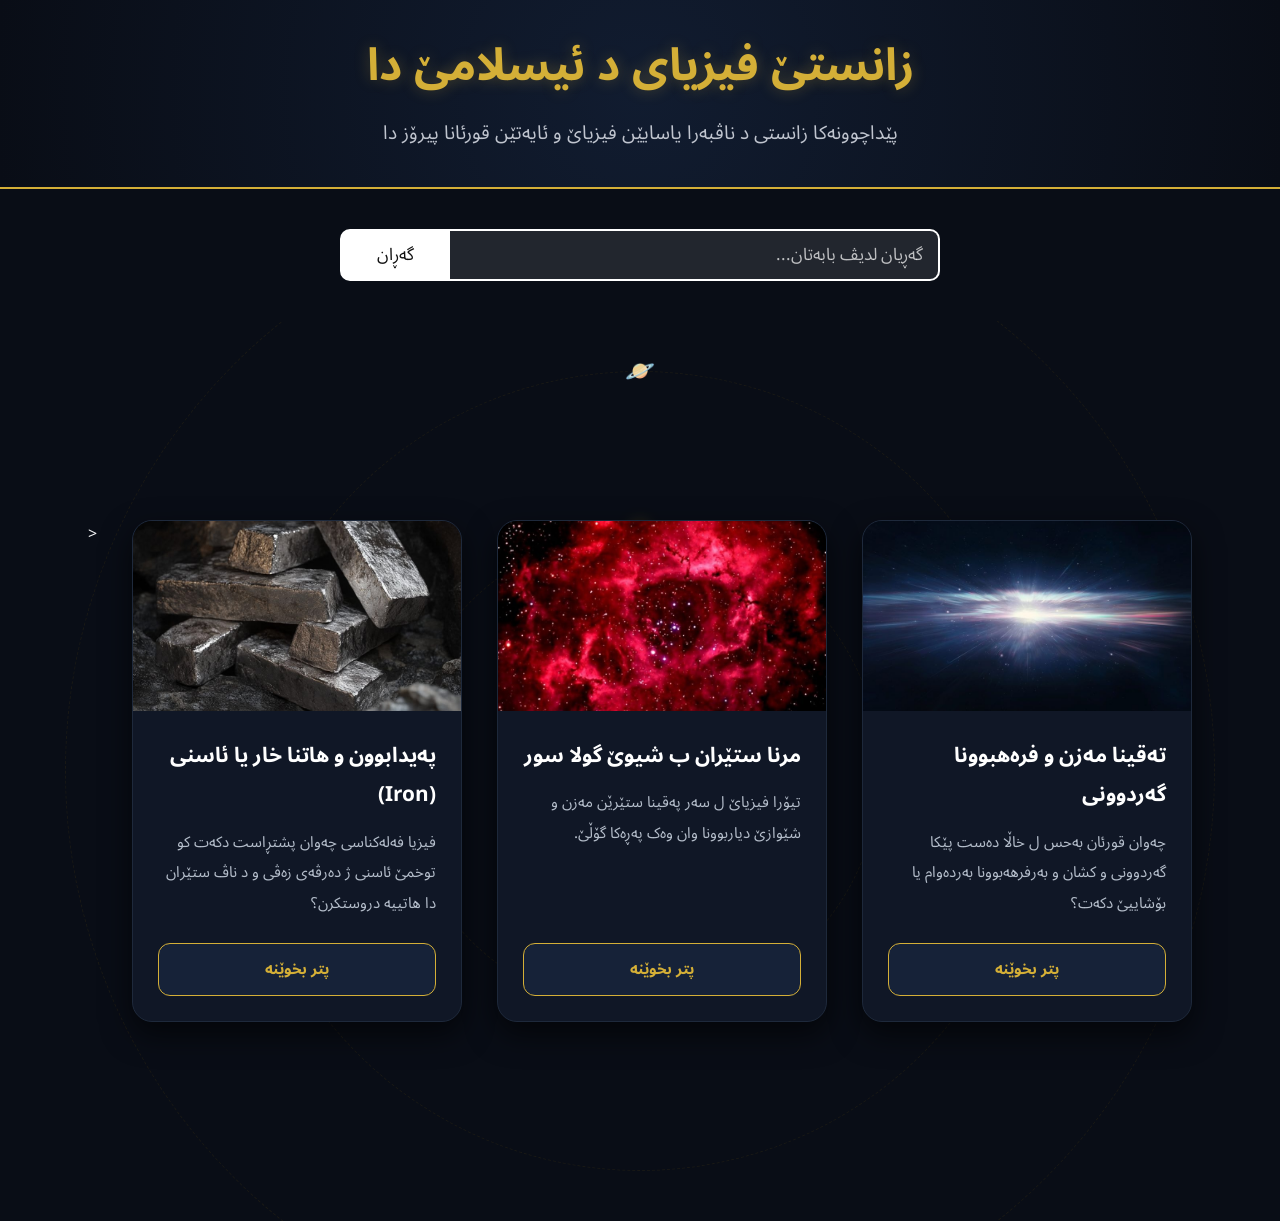
<file: index.html>
<!DOCTYPE html>
<html lang="ku" dir="rtl">
<head>

    <meta name="google-site-verification" content="0ibyKUi4YX2CiPbNqP6ogkcXbE5v3aJw5EBxbP2v6uo" />

    <meta name="keywords" content="ئیسلام و فیزیا, سەیف, زانست, islam, physics, saif.o.ibrahim">

    <meta name="description" content="ئیسلام و فیزیا">

    <meta name="author" content="Saif.o.ibrahim">

    <meta charset="UTF-8">

    <meta name="viewport" content="width=device-width, initial-scale=1.0">

    <title>زانستێ فیزیای د ئیسلامێ دا</title>

    <!-- Kurdish / Arabic Font -->
    <link rel="preconnect" href="https://fonts.googleapis.com">
    <link rel="preconnect" href="https://fonts.gstatic.com" crossorigin>

    <link href="https://fonts.googleapis.com/css2?family=Noto+Sans+Arabic:wght@400;500;600;700;800&display=swap" rel="stylesheet">

    <link rel="stylesheet" href="style.css">

    <script src="javascript.js" defer></script>

</head>

<body>

    <!-- HERO SECTION -->

    <div class="hero-section">

        <h1>زانستێ فیزیای د ئیسلامێ دا</h1>

        <p>
            پێداچوونەکا زانستی د ناڤبەرا یاسایێن فیزیاێ و
            ئایەتێن قورئانا پیرۆز دا
        </p>

    </div>


    <!-- SEARCH -->

    <div class="search-box">

        <input
            type="search"
            id="searchInput"
            placeholder="گەڕیان لدیڤ بابەتان..."
            autocomplete="off"
        >

        <button id="searchBtn">
            گەڕان
        </button>

        <div id="searchResults"></div>

    </div>


    <!-- SPACE SECTION -->

    <section class="space-section">

        <!-- ORBITS -->

        <div class="space-orbits">

            <div class="orbit-ring ring-1">
                <span class="planet">⚛</span>
            </div>

            <div class="orbit-ring ring-2">
                <span class="planet">🪐</span>
            </div>

            <div class="orbit-ring ring-3">
                <span class="planet">🌍</span>
            </div>

        </div>


        <!-- COSMOS CARDS -->

        <div class="cosmos-container">


            <!-- CARD 1 -->

            <div class="cosmos-card">

                <img
                    src="images/a.jpg"
                    alt="تەقینا مەزن"
                    class="card-img-element"
                >

                <div class="card-content">

                    <h3>
                        تەقینا مەزن و فرەهبوونا گەردوونی
                    </h3>

                    <p>
                        چەوان قورئان بەحس ل خاڵا دەست پێکا گەردوونی
                        و کشان و بەرفرهەبوونا بەردەوام یا بۆشاییێ دکەت؟
                    </p>

                    <a href="bigbang.html" class="read-btn">
                        پتر بخوێنە
                    </a>

                </div>

            </div>


            <!-- CARD 2 -->

            <div class="cosmos-card">

                <img
                    src="images/b.jpg"
                    alt="سوپەرنۆڤا"
                    class="card-img-element"
                >

                <div class="card-content">

                    <h3>
                        مرنا ستێران ب شیوێ گولا سور
                    </h3>

                    <p>
                        تیۆرا فیزیاێ ل سەر پەقینا ستێرێن مەزن
                        و شێوازێ دیاربوونا وان وەک پەڕەکا گۆڵێ.
                    </p>

                    <a href="supernova.html" class="read-btn">
                        پتر بخوێنە
                    </a>

                </div>

            </div>


            <!-- CARD 3 -->

            <div class="cosmos-card">

                <img
                    src="images/g.jpg"
                    alt="هاتنا ئاسنی ژ فەزای"
                    class="card-img-element"
                >

                <div class="card-content">

                    <h3>
                        پەیدابوون و هاتنا خار یا ئاسنی (Iron)
                    </h3>

                    <p>
                        فیزیا فەلەکناسی چەوان پشتڕاست دکەت کو توخمێ ئاسنی
                        ژ دەرڤەی زەڤی و د ناڤ ستێران دا هاتییە دروستکرن؟
                    </p>

                    <a href="iron.html" class="read-btn">
                        پتر بخوێنە
                    </a>

                </div>

            </div>


            <!-- CARD 4 -->

            <
            </div>


        </div>

    </section>

</body>
</html>
</file>
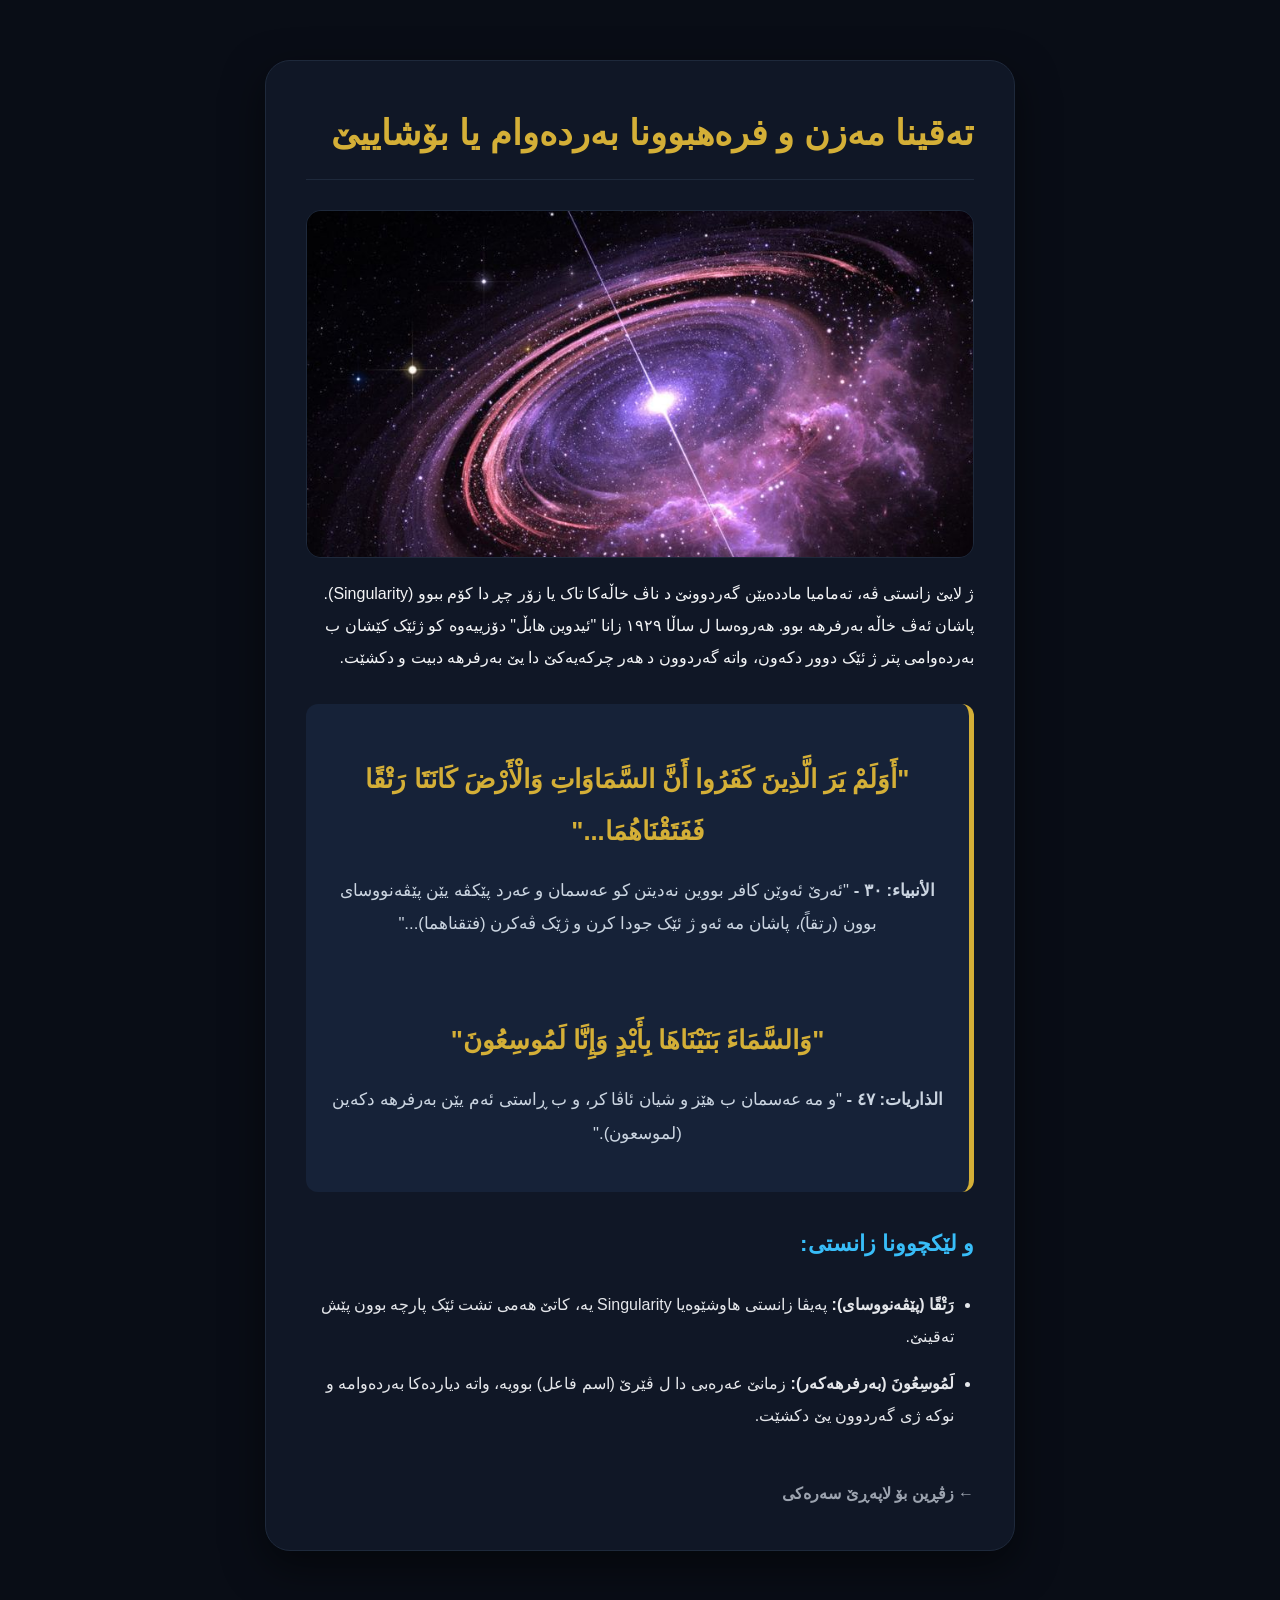
<file: bigbang.html>
<!DOCTYPE html>
<html lang="ku" dir="rtl">
<head>
    <meta charset="UTF-8">
    <title>تەقینا مەزن و فرەهبوونا گەردوونێ</title>
    <link rel="stylesheet" href="style.css">
</head>
<body>
    <div class="article-container">
        <h2>تەقینا مەزن و فرەهبوونا بەردەوام یا بۆشاییێ</h2>
        
        <img src="images/d.jpg" alt="کشانا گەردوونێ" class="article-img">

        <p>
            ژ لایێ زانستی ڤە، تەمامیا ماددەیێن گەردوونێ د ناڤ خاڵەکا تاک یا زۆر چڕ دا کۆم ببوو (Singularity). پاشان ئەڤ خاڵە بەرفرهە بوو. هەروەسا ل ساڵا ١٩٢٩ زانا "ئیدوین هابڵ" دۆزییەوە کو ژئێک کێشان ب بەردەوامی پتر ژ ئێک دوور دکەون، واتە گەردوون د هەر چرکەیەکێ دا یێ بەرفرهە دبیت و دکشێت.
        </p>

        <div class="quran-box">
            <p class="arabic-verse">"أَوَلَمْ يَرَ الَّذِينَ كَفَرُوا أَنَّ السَّمَاوَاتِ وَالْأَرْضَ كَانَتَا رَتْقًا فَفَتَقْنَاهُمَا..."</p>
            <p class="kurdish-translation"><strong>الأنبياء: ٣٠ - </strong>"ئەرێ ئەوێن کافر بووین نەدیتن کو عەسمان و عەرد پێکڤە یێن پێڤەنووسای بوون (رتقاً)، پاشان مە ئەو ژ ئێک جودا کرن و ژێک ڤەکرن (فتقناهما)..."</p>
            <br>
            <p class="arabic-verse">"وَالسَّمَاءَ بَنَيْنَاهَا بِأَيْدٍ وَإِنَّا لَمُوسِعُونَ"</p>
            <p class="kurdish-translation"><strong>الذاريات: ٤٧ - </strong>"و مە عەسمان ب هێز و شیان ئاڤا کر، و ب ڕاستی ئەم یێن بەرفرهە دکەین (لموسعون)."</p>
        </div>

        <div class="explanation-section">
            <h3> و لێکچوونا زانستی:</h3>
            <ul>
                <li><strong>رَتْقًا (پێڤەنووسای):</strong> پەیڤا زانستی هاوشێوەیا Singularity یە، کاتێ هەمی تشت ئێک پارچە بوون پێش تەقینێ.</li>
                <li><strong>لَمُوسِعُونَ (بەرفرهەکەر):</strong>  زمانێ عەرەبی دا ل ڤێرێ (اسم فاعل) بوویە، واتە دیاردەکا بەردەوامە و نوکە ژی گەردوون یێ دکشێت.</li>
            </ul>
        </div>
        <a href="index.html" class="back-link">← زڤڕین بۆ لاپەڕێ سەرەکی</a>
        
        
</div>
    </div>
</body>
</html>
</file>
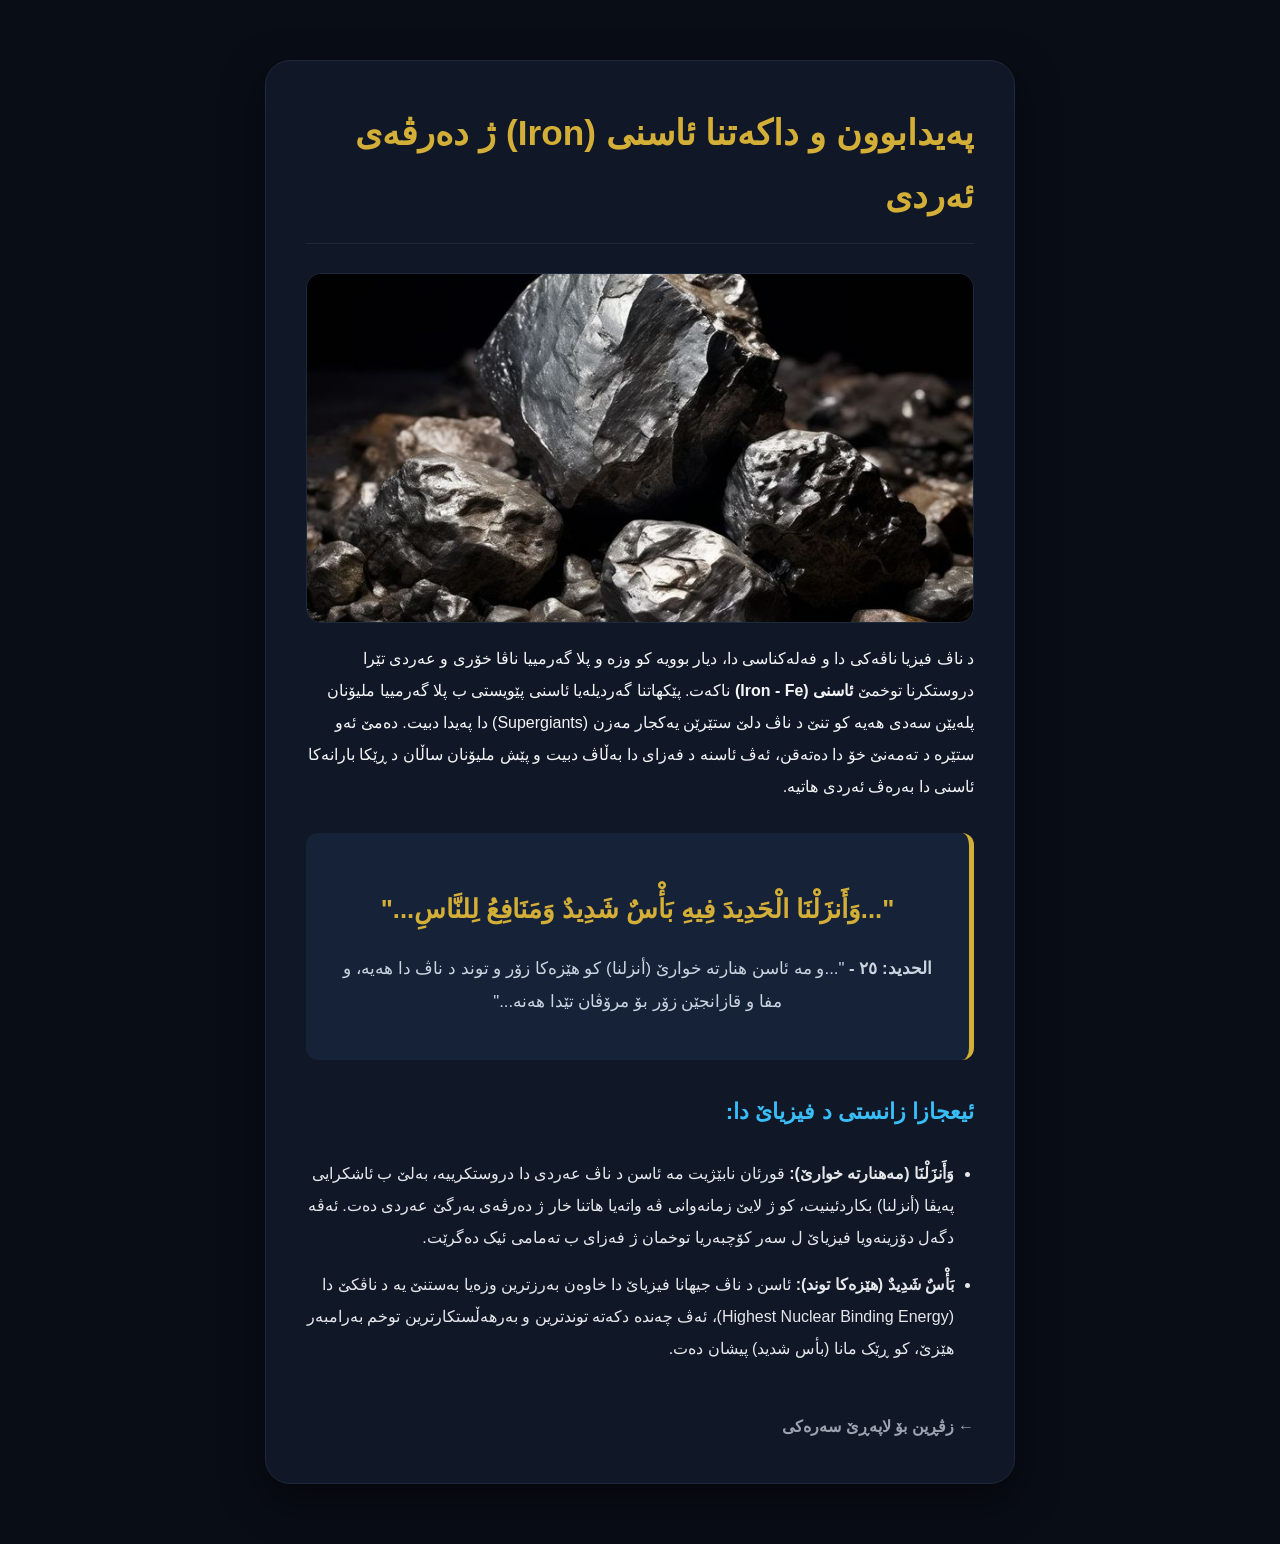
<file: iron.html>
<!DOCTYPE html>
<html lang="ku" dir="rtl">
<head>
    <meta charset="UTF-8">
    <title>داکەتنا ئاسنی ژ دەرڤەی ئەردی</title>
    <link rel="stylesheet" href="style.css">
</head>
<body>
    <div class="article-container">
        <h2>پەیدابوون و داکەتنا ئاسنی (Iron) ژ دەرڤەی ئەردی</h2>
        
        <img src="images/h.jpg" alt="داکەتنا ئاسنی ژ فەزای" class="article-img">

        <p>
            د ناڤ فیزیا ناڤەکی دا و فەلەکناسی دا، دیار بوویە کو وزە و پلا گەرمییا ناڤا  خۆری و عەردی تێرا دروستکرنا توخمێ <strong>ئاسنی (Iron - Fe)</strong> ناکەت. پێکهاتنا گەردیلەیا ئاسنی پێویستی ب پلا گەرمییا ملیۆنان پلەیێن سەدی هەیە کو تنێ د ناڤ دلێ ستێرێن یەکجار مەزن (Supergiants) دا پەیدا دبیت. دەمێ ئەو ستێرە د تەمەنێ خۆ دا دەتەقن، ئەڤ ئاسنە د فەزای دا بەڵاڤ دبیت و پێش ملیۆنان ساڵان د ڕێکا بارانەکا  ئاسنی دا بەرەڤ ئەردی هاتیە.
        </p>

        <div class="quran-box">
            <p class="arabic-verse">"...وَأَنزَلْنَا الْحَدِیدَ فِیهِ بَأْسٌ شَدِیدٌ وَمَنَافِعُ لِلنَّاسِ..."</p>
            <p class="kurdish-translation"><strong>الحديد: ٢٥ - </strong>"...و مە ئاسن هنارتە خوارێ (أنزلنا) کو هێزەکا زۆر و توند د ناڤ دا هەیە، و مفا و قازانجێن زۆر بۆ مرۆڤان تێدا هەنە..."</p>
        </div>

        <div class="explanation-section">
            <h3> ئیعجازا زانستی د فیزیاێ دا:</h3>
            <ul>
                <li><strong>وَأَنزَلْنَا (مەهنارتە خوارێ):</strong> قورئان نابێژیت مە ئاسن د ناڤ عەردی دا دروستکرییه، بەلێ ب ئاشکرایی پەیڤا (أنزلنا) بکاردئینیت، کو ژ لایێ زمانەوانی ڤە واتەیا هاتنا خار ژ دەرڤەی بەرگێ عەردی دەت. ئەڤە دگەل دۆزینەویا فیزیاێ ل سەر کۆچبەریا توخمان ژ فەزای ب تەمامی ئیک دەگرێت.</li>
                <li><strong>بَأْسٌ شَدِیدٌ (هێزەکا توند):</strong> ئاسن د ناڤ جیهانا فیزیاێ دا خاوەن بەرزترین وزەیا بەستنێ یە د ناڤکێ دا (Highest Nuclear Binding Energy)، ئەڤ چەندە دکەتە توندترین و بەرهەڵستکارترین توخم بەرامبەر هێزێ، کو ڕێک مانا (بأس شديد) پیشان دەت.</li>
            </ul>
        </div>
        
        <a href="index.html" class="back-link">← زڤڕین بۆ لاپەڕێ سەرەکی</a>
    </div>
</body>
</html>
</file>
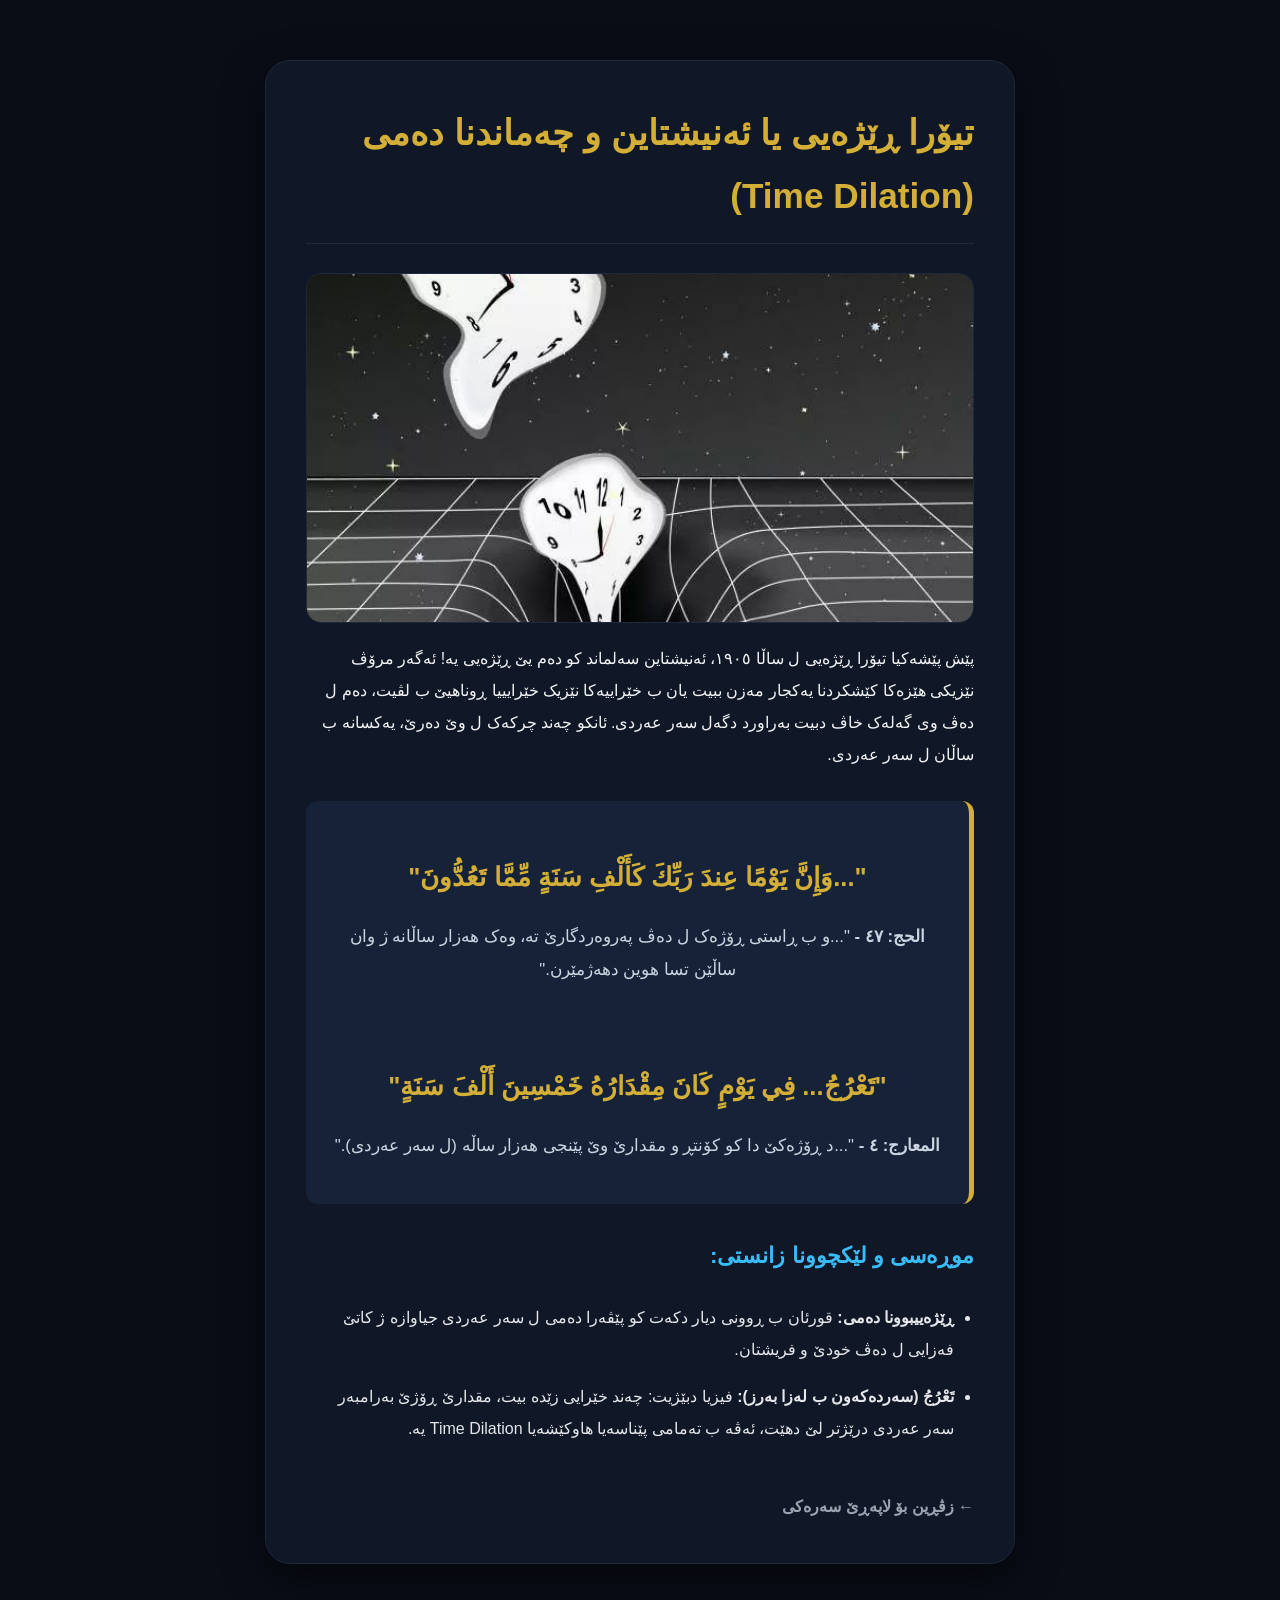
<file: relativity.html>
<!DOCTYPE html>
<html lang="ku" dir="rtl">
<head>
    <meta charset="UTF-8">
    <title>تیۆرا ڕێژەیی و چەماندنا دەمی</title>
    <link rel="stylesheet" href="style.css">
</head>
<body>
    <div class="article-container">
        <h2>تیۆرا ڕێژەیی یا ئەنیشتاین و چەماندنا دەمی (Time Dilation)</h2>
        
        <img src="images/f.jpg" alt="چەماندنا دەمی" class="article-img">

        <p>
            پێش پێشەکیا تیۆرا ڕێژەیی ل ساڵا ١٩٠٥، ئەنیشتاین سەلماند کو دەم یێ ڕێژەیی یە! ئەگەر مرۆڤ نێزیکی هێزەکا کێشکردنا یەکجار مەزن ببیت یان ب خێراییەکا نێزیک خێرایییا ڕوناهیێ ب لڤیت، دەم ل دەڤ وی گەلەک خاڤ دبیت بەراورد دگەل سەر عەردی. ئانکو چەند چرکەک ل وێ دەرێ، یەکسانە ب ساڵان ل سەر عەردی.
        </p>

        <div class="quran-box">
            <p class="arabic-verse">"...وَإِنَّ يَوْمًا عِندَ رَبِّكَ كَأَلْفِ سَنَةٍ مِّمَّا تَعُدُّونَ"</p>
            <p class="kurdish-translation"><strong>الحج: ٤٧ - </strong>"...و ب ڕاستی ڕۆژەک ل دەڤ پەروەردگارێ تە، وەک هەزار ساڵانە ژ وان ساڵێن تسا هوین دهەژمێرن."</p>
            <br>
            <p class="arabic-verse">"تَعْرُجُ... فِي يَوْمٍ كَانَ مِقْدَارُهُ خَمْسِينَ أَلْفَ سَنَةٍ"</p>
            <p class="kurdish-translation"><strong>المعارج: ٤ - </strong>"...د ڕۆژەکێ دا کو کۆنتڕ و مقدارێ وێ پێنجی هەزار ساڵە (ل سەر عەردی)."</p>
        </div>

        <div class="explanation-section">
            <h3>موڕەسی و لێکچوونا زانستی:</h3>
            <ul>
                <li><strong>ڕێژەییبوونا دەمی:</strong> قورئان ب ڕوونی دیار دکەت کو پێڤەرا دەمی ل سەر عەردی جیاوازە ژ کاتێ فەزایی ل دەڤ خودێ و فریشتان.</li>
                <li><strong>تَعْرُجُ (سەردەکەون ب لەزا بەرز):</strong> فیزیا دبێژیت: چەند خێرایی زێدە بیت، مقدارێ ڕۆژێ بەرامبەر سەر عەردی درێژتر لێ دهێت، ئەڤە ب تەمامی پێناسەیا هاوکێشەیا Time Dilation یە.</li>
            </ul>
        </div>
        <a href="index.html" class="back-link">← زڤڕین بۆ لاپەڕێ سەرەکی</a>
    </div>
</body>
</html>
</file>
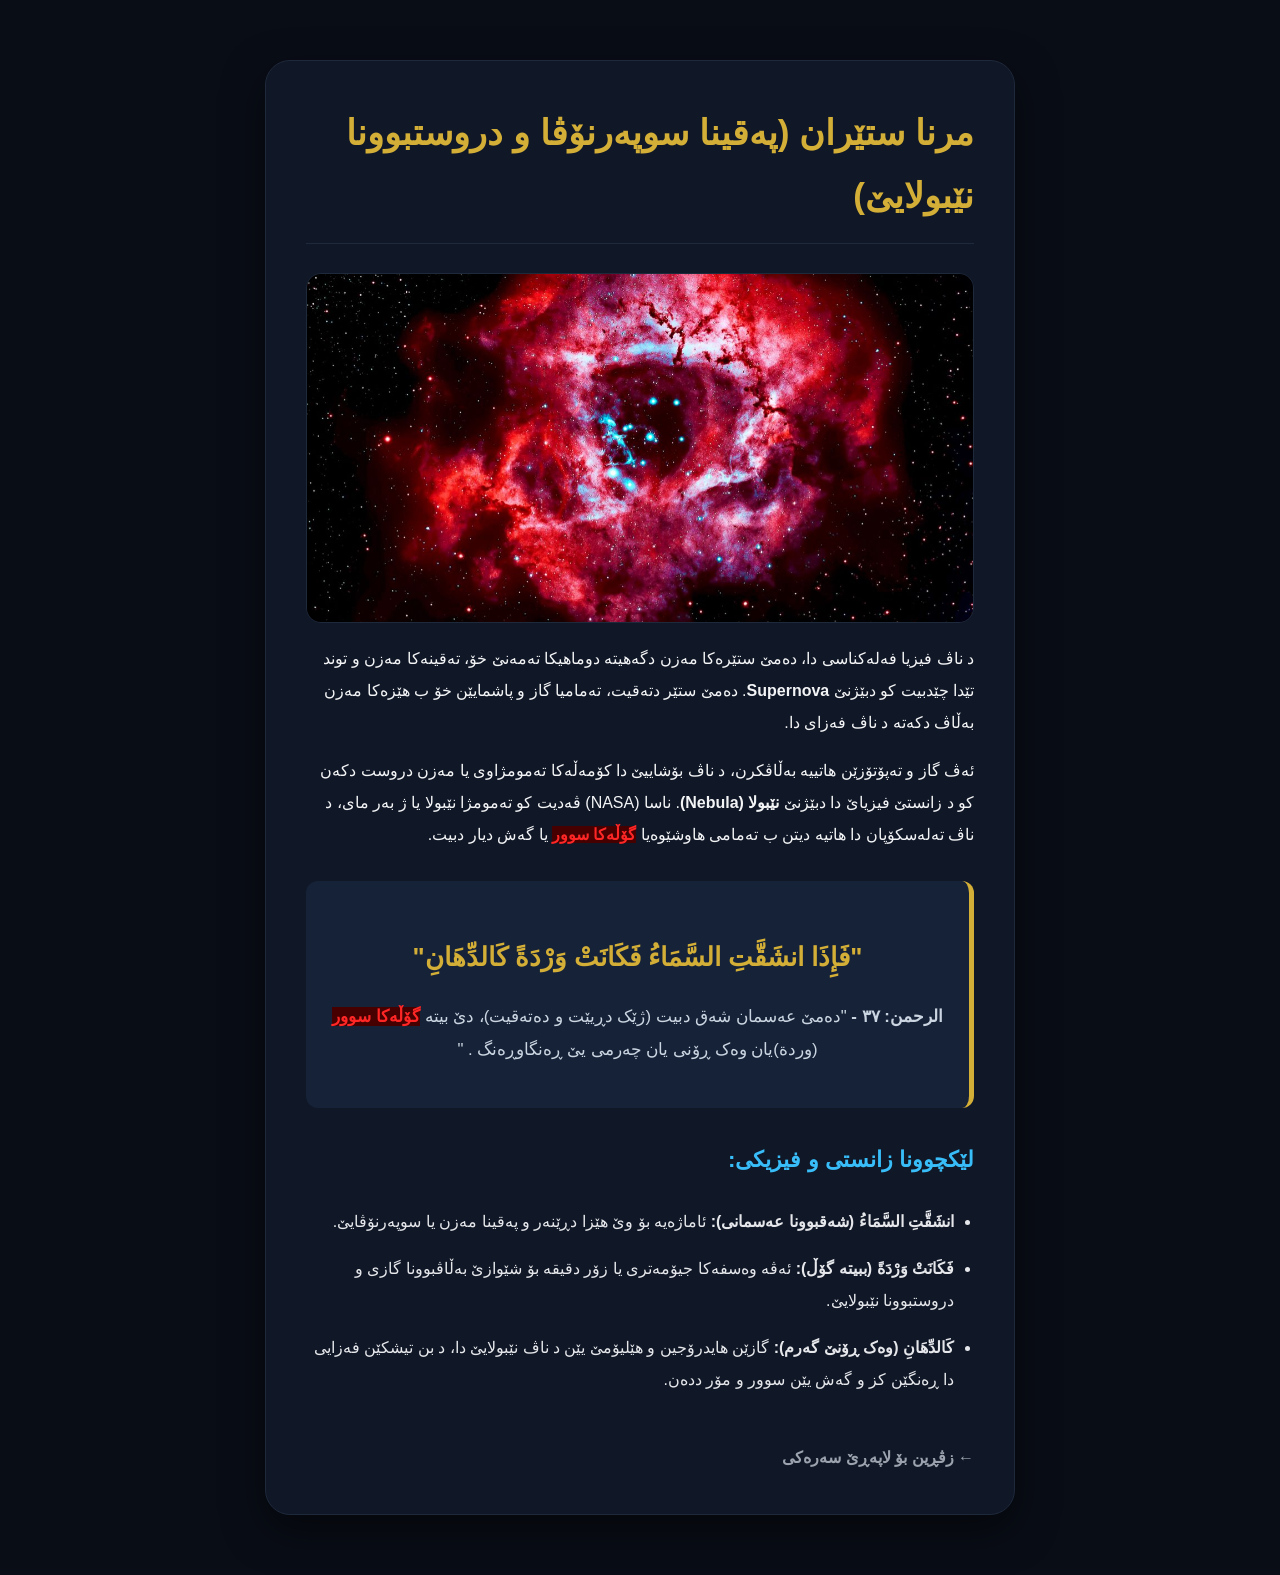
<file: supernova.html>
<!DOCTYPE html>
<html lang="ku" dir="rtl">
<head>
    <meta charset="UTF-8">
    <title>مرنا ستێران - سوپەرنۆڤا و نێبولا</title>
    <link rel="stylesheet" href="style.css">
</head>
<body>
    <div class="article-container">
        <h2>مرنا ستێران (پەقینا سوپەرنۆڤا و دروستبوونا نێبولایێ)</h2>
        
        <img src="images/e.jpg" alt="نێبولا گۆڵا سوور" class="article-img">

        <p>
            د ناڤ فیزیا فەلەکناسی دا، دەمێ ستێرەکا مەزن دگەهیتە دوماهیکا تەمەنێ خۆ، تەقینەکا مەزن و توند تێدا چێدبیت کو دبێژنێ <strong>Supernova</strong>. دەمێ ستێر دتەقیت، تەمامیا گاز و پاشمایێن خۆ ب هێزەکا مەزن بەڵاڤ دکەتە د ناڤ فەزای دا.
        </p>

        <p>
            ئەڤ گاز و تەپۆتۆزێن هاتییە بەڵاڤکرن، د ناڤ بۆشاییێ دا کۆمەڵەکا تەمومژاوی یا مەزن دروست دکەن کو د زانستێ فیزیاێ دا دبێژنێ <strong>نێبولا (Nebula)</strong>. ناسا (NASA) ڤەدیت کو تەمومژا نێبولا یا ژ بەر مای، د ناڤ تەلەسکۆپان دا هاتیە دیتن ب تەمامی هاوشێوەیا <span class="sor">گۆڵەکا سوور</span> یا گەش دیار دبیت.
        </p>

        <div class="quran-box">
            <p class="arabic-verse">"فَإِذَا انشَقَّتِ السَّمَاءُ فَكَانَتْ وَرْدَةً كَالدِّهَانِ"</p>
            <p class="kurdish-translation"><strong>الرحمن: ٣٧ - </strong>"دەمێ عەسمان شەق دبیت (ژێک دڕیێت و دەتەقیت)، دێ بیتە  <span class="sor">گۆڵەکا سوور</span> (وردة)یان وەک ڕۆنی یان چەرمی یێ ڕەنگاوڕەنگ . "</p>
        </div>

        <div class="explanation-section">
            <h3>  لێکچوونا زانستی و فیزیکی:</h3>
            <ul>
                <li><strong>انشَقَّتِ السَّمَاءُ (شەقبوونا عەسمانی):</strong> ئاماژەیە بۆ وێ هێزا دڕێنەر و پەقینا مەزن یا سوپەرنۆڤایێ.</li>
                <li><strong>فَكَانَتْ وَرْدَةً (ببیتە گۆڵ):</strong> ئەڤە وەسفەکا جیۆمەتری یا زۆر دقیقە بۆ شێوازێ بەڵاڤبوونا گازی و دروستبوونا نێبولایێ.</li>
                <li><strong>کَالدِّهَانِ (وەک ڕۆنێ گەرم):</strong> گازێن هایدرۆجین و هێلیۆمێ یێن د ناڤ نێبولایێ دا، د بن تیشکێن فەزایی دا ڕەنگێن کز و گەش یێن سوور و مۆر ددەن.</li>
            </ul>
        </div>
        
        <a href="index.html" class="back-link">← زڤڕین بۆ لاپەڕێ سەرەکی</a>
    </div>
</body>
</html>
</file>
<file: style.css>
/* =========================
   GENERAL SETTINGS
   ========================= */

* {
    box-sizing: border-box;
}

html {
    scroll-behavior: smooth;
}

body {
    background-color: #090d16;
    color: #f3f4f6;

    font-family: 'Noto Sans Arabic', Tahoma, sans-serif;

    margin: 0;
    padding: 0;

    overflow-x: hidden;

    line-height: 1.8;
}

img {
    max-width: 100%;
}

button,
input {
    font-family: inherit;
}


/* =========================
   HERO SECTION
   ========================= */

.hero-section {
    text-align: center;

    padding: 20px;

    background: radial-gradient(
        circle,
        #111c30 0%,
        #090d16 100%
    );

    border-bottom: 2px solid #d4af37;
}

.hero-section h1 {
    font-size: clamp(17px, 4vw, 2.8rem);

    color: #d4af37;

    margin: 10px 0 12px;

    line-height: 1.6;

    text-shadow: 0 0 15px rgba(212, 175, 55, 0.3);
}

.hero-section p {
    color: #c0c5cf;

    font-size: clamp(9px, 2vw, 1.2rem);

    line-height: 2;

    margin: 5px auto 15px;

    max-width: 800px;
}


/* =========================
   SPACE SECTION
   ========================= */

.space-section {
    position: relative;

    padding: 6rem 2rem;

    min-height: 100vh;

    display: flex;

    align-items: center;
    justify-content: center;

    overflow: hidden;

    direction: rtl;
}


/* =========================
   COSMOS CONTAINER
   ========================= */

.cosmos-container {
    position: relative;

    z-index: 2;

    width: 100%;

    display: flex;

    flex-wrap: wrap;

    justify-content: center;

    align-items: stretch;

    gap: 35px;

    padding: 50px 20px;

    max-width: 1200px;

    margin: 0 auto;
}


/* =========================
   COSMOS CARDS
   ========================= */

.cosmos-card {
    background-color: #101726;

    border: 1px solid #1e293b;

    border-radius: 20px;

    overflow: hidden;

    flex: 0 1 330px;

    min-width: 0;

    box-shadow: 0 12px 30px rgba(0, 0, 0, 0.6);

    transition: all 0.4s ease;
}

.cosmos-card:hover {
    border-color: #d4af37;

    transform: translateY(-8px);

    box-shadow: 0 15px 35px rgba(212, 175, 55, 0.15);
}


/* =========================
   CARD IMAGE
   ========================= */

.card-img-element {
    display: block;

    width: 100%;

    height: 190px;

    object-fit: cover;

    transition: transform 0.4s ease;
}

.cosmos-card:hover .card-img-element {
    transform: scale(1.05);
}


/* =========================
   CARD CONTENT
   ========================= */

.card-content {
    padding: 25px;

    display: flex;

    flex-direction: column;

    align-items: stretch;

    height: calc(100% - 190px);
}

.card-content h3 {
    margin: 0 0 12px;

    color: #ffffff;

    font-size: 1.3rem;

    line-height: 1.9;

    overflow-wrap: break-word;
}

.card-content p {
    color: #b4bdca;

    font-size: 0.95rem;

    line-height: 2;

    margin: 0 0 25px;

    overflow-wrap: break-word;
}


/* =========================
   READ BUTTON
   ========================= */

.read-btn {
    display: block;

    margin-top: auto;

    background-color: #162238;

    color: #d4af37;

    padding: 12px;

    border-radius: 12px;

    font-weight: bold;

    font-size: 0.95rem;

    border: 1px solid #d4af37;

    text-decoration: none;

    text-align: center;

    transition: all 0.3s ease;
}

.read-btn:hover {
    background-color: #d4af37;

    color: #090d16;
}


/* =========================
   ARTICLE PAGE
   ========================= */

.article-container {
    width: calc(100% - 40px);

    max-width: 750px;

    margin: 60px auto;

    padding: 40px;

    background-color: #101726;

    border-radius: 25px;

    border: 1px solid #1e293b;

    line-height: 2;

    box-shadow: 0 15px 40px rgba(0, 0, 0, 0.5);

    overflow-wrap: break-word;
}

.article-container h2 {
    color: #d4af37;

    font-size: 2.2rem;

    margin-top: 0;

    border-bottom: 1px solid #1e293b;

    padding-bottom: 15px;

    line-height: 1.8;
}


/* =========================
   ARTICLE IMAGE
   ========================= */

.article-img {
    display: block;

    width: 100%;

    max-height: 350px;

    object-fit: cover;

    border-radius: 15px;

    margin: 20px 0;

    border: 1px solid #1e293b;
}


/* =========================
   QURAN BOX
   ========================= */

.quran-box {
    background-color: #162238;

    border-right: 5px solid #d4af37;

    padding: 25px;

    border-radius: 12px;

    margin: 30px 0;

    text-align: center;

    overflow-wrap: break-word;
}

.arabic-verse {
    font-size: 1.6rem;

    color: #d4af37;

    margin-bottom: 15px;

    font-weight: bold;

    line-height: 2;
}

.kurdish-translation {
    color: #cbd5e1;

    font-size: 1.05rem;

    line-height: 2;
}


/* =========================
   EXPLANATION SECTION
   ========================= */

.explanation-section h3 {
    color: #38bdf8;

    font-size: 1.4rem;

    margin-top: 30px;
}

.explanation-section ul {
    padding-right: 20px;
}

.explanation-section li {
    margin-bottom: 15px;

    color: #e5e7eb;
}


/* =========================
   BACK LINK
   ========================= */

.back-link {
    display: inline-block;

    margin-top: 30px;

    color: #9ca3af;

    text-decoration: none;

    font-weight: bold;
}

.back-link:hover {
    color: #d4af37;
}


/* =========================
   OTHER STYLES
   ========================= */

.bg-iron {
    background-image: linear-gradient(45deg, #475569, #334155);
}

.sor {
    font-weight: bold;

    color: rgb(255, 38, 38);

    background-color: #460000;
}


/* =========================
   SPACE ORBITS
   ========================= */

.space-orbits {
    position: absolute;

    top: 50%;
    left: 50%;

    transform: translate(-50%, -50%);

    width: 100%;
    height: 100%;

    pointer-events: none;

    z-index: 1;
}

.orbit-ring {
    position: absolute;

    top: 50%;
    left: 50%;

    border: 1px dashed rgba(212, 160, 23, 0.08);

    border-radius: 50%;

    transform: translate(-50%, -50%);
}


/* ORBIT SIZES */

.ring-1 {
    width: min(480px, 65vw);

    height: min(480px, 65vw);

    animation: orbit-spin 20s linear infinite;
}

.ring-2 {
    width: min(800px, 90vw);

    height: min(800px, 90vw);

    animation: orbit-spin 35s linear infinite reverse;
}

.ring-3 {
    width: min(1150px, 120vw);

    height: min(1150px, 120vw);

    animation: orbit-spin 55s linear infinite;
}


/* PLANETS */

.planet {
    position: absolute;

    top: 0;
    left: 50%;

    transform: translate(-50%, -50%);

    font-size: 1.5rem;
}

.ring-1 .planet {
    color: #D4A017;

    filter: drop-shadow(0 0 8px #D4A017);
}


/* ORBIT ANIMATION */

@keyframes orbit-spin {

    from {
        transform: translate(-50%, -50%) rotate(0deg);
    }

    to {
        transform: translate(-50%, -50%) rotate(360deg);
    }

}


/* =========================
   SEARCH BAR
   ========================= */

.search-box {
    position: relative;

    width: 600px;

    max-width: calc(100% - 40px);

    margin: 40px auto;

    display: flex;

    direction: rtl;

    align-items: stretch;
}

#searchInput {
    flex: 1;

    min-width: 0;

    height: 52px;

    padding: 10px 15px;

    border: 2px solid white;

    border-left: none;

    border-radius: 0 10px 10px 0;

    outline: none;

    background: rgba(255, 255, 255, 0.1);

    color: white;

    font-size: 17px;

    font-family: inherit;
}

#searchInput::placeholder {
    color: rgba(255, 255, 255, 0.7);
}

#searchInput:focus {
    background-color: rgba(255, 255, 255, 0.2);
}


/* SEARCH BUTTON */

#searchBtn {
    flex: 0 0 110px;

    height: 52px;

    border: 2px solid white;

    border-radius: 10px 0 0 10px;

    background: white;

    color: #111;

    font-size: 17px;

    font-family: inherit;

    cursor: pointer;

    transition: 0.3s ease;
}

#searchBtn:hover {
    background: #ddd;
}


/* =========================
   SEARCH RESULTS
   ========================= */

#searchResults {
    position: absolute;

    top: calc(100% + 5px);

    right: 0;

    width: calc(100% - 110px);

    background: white;

    border-radius: 8px;

    overflow: hidden;

    z-index: 9999;

    box-shadow: 0 8px 20px rgba(0, 0, 0, 0.3);
}


/* SEARCH RESULT ITEM */

.search-result {
    padding: 14px;

    color: #111;

    font-size: 16px;

    cursor: pointer;

    border-bottom: 1px solid #ddd;

    text-align: right;

    line-height: 1.8;
}

.search-result:hover {
    background: #eeeeee;
}


/* NO RESULT */

.no-result {
    padding: 14px;

    color: #777;

    font-size: 16px;

    text-align: center;
}


/* =========================
   TABLET
   ========================= */

@media (max-width: 900px) {

    .cosmos-container {
        gap: 25px;
    }

    .cosmos-card {
        flex: 0 1 300px;
    }

    .space-section {
        padding: 4rem 1.5rem;
    }

}


/* =========================
   MOBILE
   ========================= */

@media (max-width: 600px) {

    body {
        font-size: 15px;
    }


    /* HERO */

    .hero-section {
        padding: 18px 15px;
    }

    .hero-section h1 {
        font-size: 1.65rem;

        line-height: 1.8;
    }

    .hero-section p {
        font-size: 0.85rem;

        line-height: 2;

        margin-bottom: 5px;
    }


    /* SEARCH */

    .search-box {
        width: calc(100% - 30px);

        max-width: 450px;

        margin: 25px auto 15px;
    }

    #searchInput {
        height: 48px;

        font-size: 14px;

        padding: 8px 10px;
    }

    #searchBtn {
        flex-basis: 85px;

        height: 48px;

        font-size: 15px;
    }

    #searchResults {
        width: calc(100% - 85px);
    }

    .search-result {
        font-size: 14px;

        padding: 12px;
    }


    /* SPACE SECTION */

    .space-section {
        min-height: auto;

        padding: 20px 12px 50px;
    }


    /* CARDS CONTAINER */

    .cosmos-container {
        width: 100%;

        padding: 20px 5px;

        display: flex;

        flex-direction: column;

        align-items: center;

        gap: 25px;
    }


    /* CARDS */

    .cosmos-card {
        width: 100%;

        max-width: 420px;

        flex: none;

        border-radius: 16px;
    }

    .cosmos-card:hover {
        transform: none;
    }


    /* CARD IMAGE */

    .card-img-element {
        width: 100%;

        height: 200px;

        object-fit: cover;
    }

    .cosmos-card:hover .card-img-element {
        transform: none;
    }


    /* CARD CONTENT */

    .card-content {
        height: auto;

        padding: 18px;
    }

    .card-content h3 {
        font-size: 1.1rem;

        line-height: 2;

        margin-bottom: 10px;
    }

    .card-content p {
        font-size: 0.9rem;

        line-height: 2;

        margin-bottom: 20px;
    }


    /* READ BUTTON */

    .read-btn {
        padding: 12px;

        font-size: 0.95rem;
    }


    /* ORBITS */

    .ring-1 {
        width: 300px;
        height: 300px;
    }

    .ring-2 {
        width: 500px;
        height: 500px;
    }

    .ring-3 {
        width: 700px;
        height: 700px;
    }


    /* ARTICLE */

    .article-container {
        width: calc(100% - 24px);

        margin: 25px auto;

        padding: 20px 16px;

        border-radius: 16px;

        font-size: 0.95rem;

        line-height: 2;
    }

    .article-container h2 {
        font-size: 1.5rem;

        line-height: 1.8;
    }

    .article-img {
        max-height: 250px;
    }


    /* QURAN BOX */

    .quran-box {
        padding: 18px 12px;

        margin: 20px 0;
    }

    .arabic-verse {
        font-size: 1.3rem;

        line-height: 2;
    }

    .kurdish-translation {
        font-size: 0.95rem;

        line-height: 2;
    }


    /* EXPLANATION */

    .explanation-section h3 {
        font-size: 1.2rem;
    }

    .explanation-section ul {
        padding-right: 18px;
    }

    .explanation-section li {
        font-size: 0.95rem;

        line-height: 2;
    }

}


/* =========================
   VERY SMALL MOBILE
   ========================= */

@media (max-width: 360px) {

    .hero-section h1 {
        font-size: 1.4rem;
    }

    .hero-section p {
        font-size: 0.85rem;
    }

    .cosmos-container {
        padding: 15px 0;
    }

    .cosmos-card {
        border-radius: 12px;
    }

    .card-img-element {
        height: 170px;
    }

    .card-content {
        padding: 15px;
    }

    .card-content h3 {
        font-size: 1rem;
    }

    .card-content p {
        font-size: 0.85rem;
    }

    #searchBtn {
        flex-basis: 75px;

        font-size: 14px;
    }

    #searchResults {
        width: calc(100% - 75px);
    }

}
</file>
